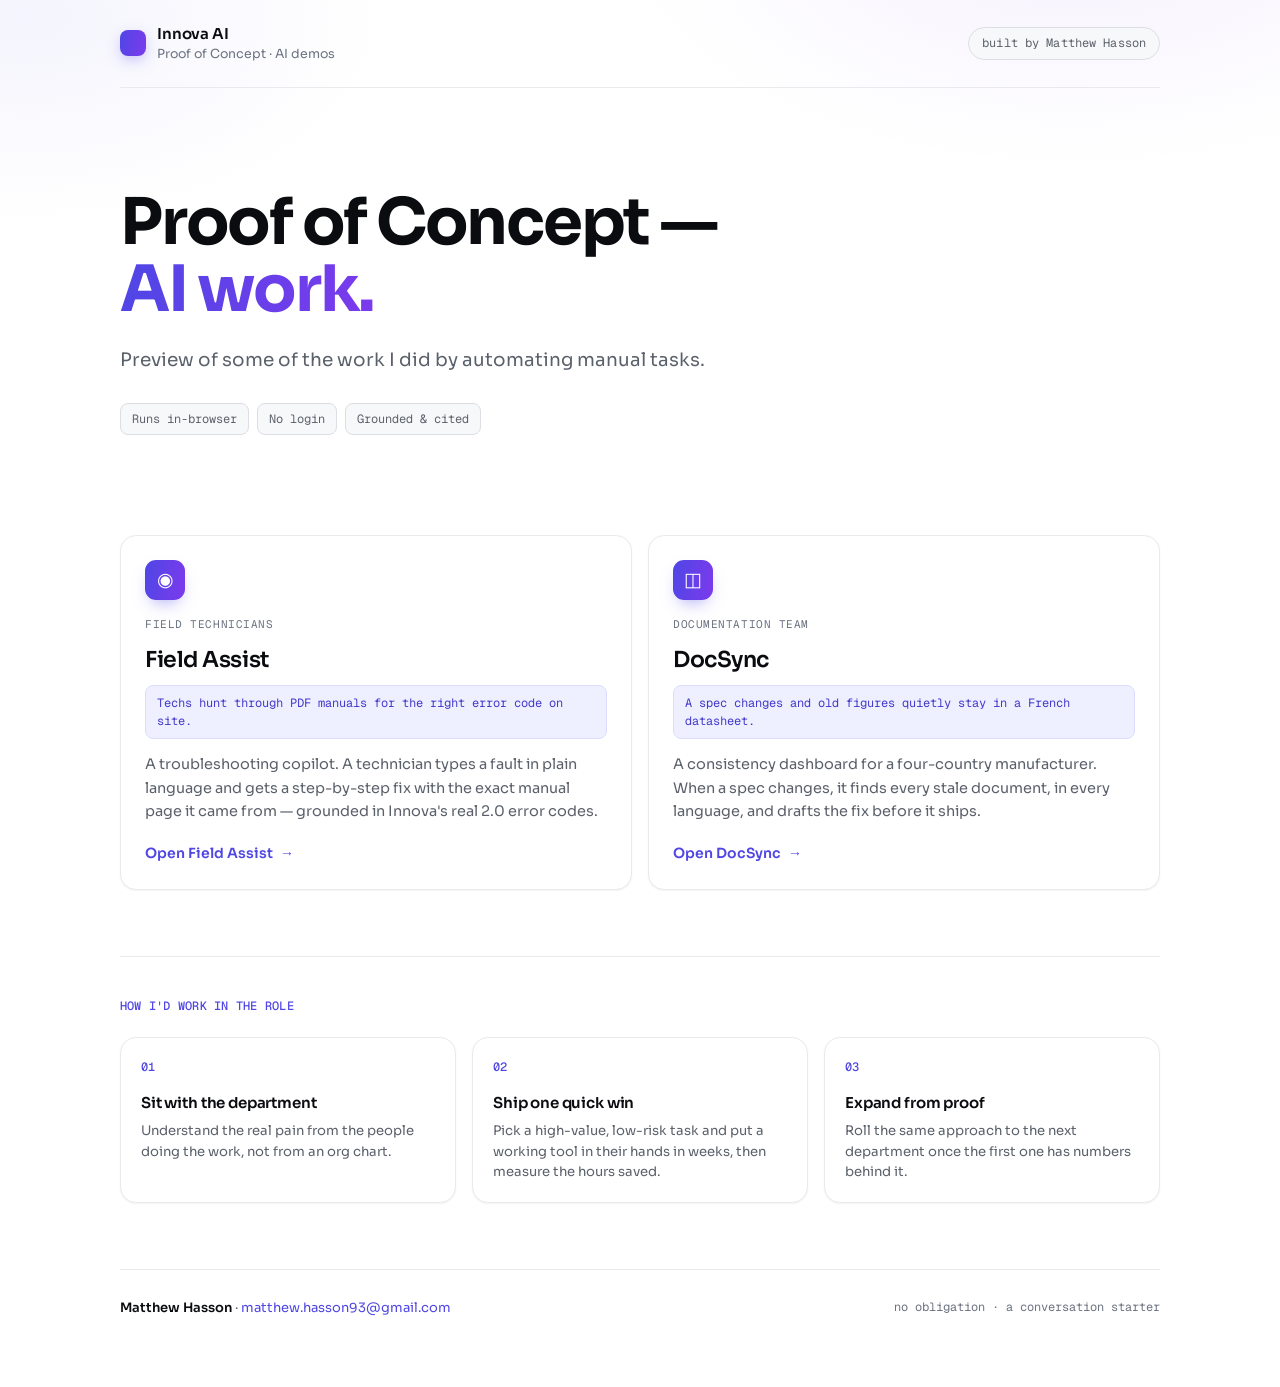
<file: index.html>
<!doctype html>
<html lang="en">
<head>
<meta charset="utf-8">
<meta name="viewport" content="width=device-width,initial-scale=1">
<title>Innova AI - two working AI tools by Matthew Hasson</title>
<meta name="description" content="Two working AI tools built for Innova: a technician troubleshooting copilot and a documentation consistency dashboard.">
<link rel="stylesheet" href="assets/base.css">
<style>
.hero{padding:clamp(52px,8vw,104px) 0 clamp(40px,5vw,60px)}
.hero h1{margin:0;font-weight:700;font-size:clamp(38px,6.2vw,64px);line-height:1.04;letter-spacing:-.035em;max-width:16ch;color:var(--ink)}
.hero h1 span{background:var(--grad);-webkit-background-clip:text;background-clip:text;color:transparent;white-space:nowrap}
.hero .sub{margin:22px 0 0;font-size:clamp(16px,1.6vw,18.5px);line-height:1.6;color:var(--ink-mut);max-width:56ch}
.chips{display:flex;gap:8px;flex-wrap:wrap;margin-top:28px}
.chip{font-family:var(--mono);font-size:12px;color:var(--ink-mut);border:1px solid var(--line-strong);border-radius:8px;padding:6px 11px;background:var(--soft)}

.tools{display:grid;grid-template-columns:1fr;gap:16px;margin-top:clamp(28px,4vw,40px)}
@media(min-width:760px){.tools{grid-template-columns:1fr 1fr}}
.tool{position:relative;border:1px solid var(--line);border-radius:var(--r-lg);padding:24px;background:var(--bg);
  box-shadow:var(--sh-sm);transition:transform .2s,border-color .2s,box-shadow .2s;display:flex;flex-direction:column;color:inherit;overflow:hidden}
.tool:hover{transform:translateY(-4px);border-color:var(--line-strong);box-shadow:var(--sh-lift)}
.tool .ic{width:40px;height:40px;border-radius:11px;display:grid;place-items:center;margin-bottom:16px;color:#fff;
  font-size:19px;background:var(--grad);box-shadow:0 8px 18px -8px rgba(79,70,229,.6)}
.tool .kind{font-family:var(--mono);font-size:11px;letter-spacing:.05em;text-transform:uppercase;color:var(--ink-faint);margin-bottom:10px}
.tool h2{margin:0 0 8px;font-size:22px;font-weight:600;letter-spacing:-.02em;color:var(--ink)}
.tool .prob{font-family:var(--mono);font-size:12px;line-height:1.5;color:var(--acc-deep);background:var(--acc-soft);
  border:1px solid var(--acc-line);border-radius:8px;padding:8px 11px;margin:0 0 14px}
.tool p{margin:0 0 20px;font-size:14.5px;line-height:1.6;color:var(--ink-mut);flex:1}
.tool .go{font-size:14px;font-weight:600;color:var(--acc);display:inline-flex;align-items:center;gap:7px;align-self:flex-start}
.tool .go span{transition:transform .2s}
.tool:hover .go span{transform:translateX(5px)}

.how{margin-top:clamp(40px,6vw,66px);border-top:1px solid var(--line);padding-top:clamp(30px,4vw,40px)}
.steps3{display:grid;grid-template-columns:1fr;gap:16px;margin-top:22px}
@media(min-width:680px){.steps3{grid-template-columns:repeat(3,1fr)}}
.s3{border:1px solid var(--line);border-radius:var(--r-lg);padding:20px;background:var(--bg);box-shadow:var(--sh-sm)}
.s3 .n{font-family:var(--mono);font-weight:500;font-size:12px;color:var(--acc);letter-spacing:.02em;margin-bottom:14px}
.s3 h3{margin:0 0 7px;font-size:15px;color:var(--ink);font-weight:600;letter-spacing:-.01em}
.s3 p{margin:0;font-size:13.2px;color:var(--ink-mut);line-height:1.55}
</style>
</head>
<body>
<div class="page">

  <header class="frame">
    <a class="brand" href="index.html">
      <span class="mark" aria-hidden="true"></span>
      <div>
        <div class="brand-name">Innova <span>AI</span></div>
        <div class="brand-sub">Proof of Concept &middot; AI demos</div>
      </div>
    </a>
    <span class="frame-note">built by Matthew Hasson</span>
  </header>

  <main>
    <section class="hero">
      <h1>Proof of Concept &mdash; <span>AI work.</span></h1>
      <p class="sub">Preview of some of the work I did by automating manual tasks.</p>
      <div class="chips"><span class="chip">Runs in-browser</span><span class="chip">No login</span><span class="chip">Grounded &amp; cited</span></div>
    </section>

    <section class="tools">
      <a class="tool" href="field-assist/index.html">
        <div class="ic" aria-hidden="true">&#9673;</div>
        <div class="kind">Field technicians</div>
        <h2>Field Assist</h2>
        <p class="prob">Techs hunt through PDF manuals for the right error code on site.</p>
        <p>A troubleshooting copilot. A technician types a fault in plain language and gets a step-by-step fix with the exact manual page it came from &mdash; grounded in Innova's real 2.0 error codes.</p>
        <span class="go">Open Field Assist <span>&rarr;</span></span>
      </a>

      <a class="tool" href="docsync/index.html">
        <div class="ic" aria-hidden="true">&#9707;</div>
        <div class="kind">Documentation team</div>
        <h2>DocSync</h2>
        <p class="prob">A spec changes and old figures quietly stay in a French datasheet.</p>
        <p>A consistency dashboard for a four-country manufacturer. When a spec changes, it finds every stale document, in every language, and drafts the fix before it ships.</p>
        <span class="go">Open DocSync <span>&rarr;</span></span>
      </a>
    </section>

    <section class="how">
      <div class="eyebrow">How I'd work in the role</div>
      <div class="steps3">
        <div class="s3"><div class="n">01</div><h3>Sit with the department</h3><p>Understand the real pain from the people doing the work, not from an org chart.</p></div>
        <div class="s3"><div class="n">02</div><h3>Ship one quick win</h3><p>Pick a high-value, low-risk task and put a working tool in their hands in weeks, then measure the hours saved.</p></div>
        <div class="s3"><div class="n">03</div><h3>Expand from proof</h3><p>Roll the same approach to the next department once the first one has numbers behind it.</p></div>
      </div>
    </section>

    <footer class="foot">
      <span><b>Matthew Hasson</b> &middot; <a href="mailto:matthew.hasson93@gmail.com">matthew.hasson93@gmail.com</a></span>
      <span class="mono">no obligation &middot; a conversation starter</span>
    </footer>
  </main>
</div>
</body>
</html>
</file>
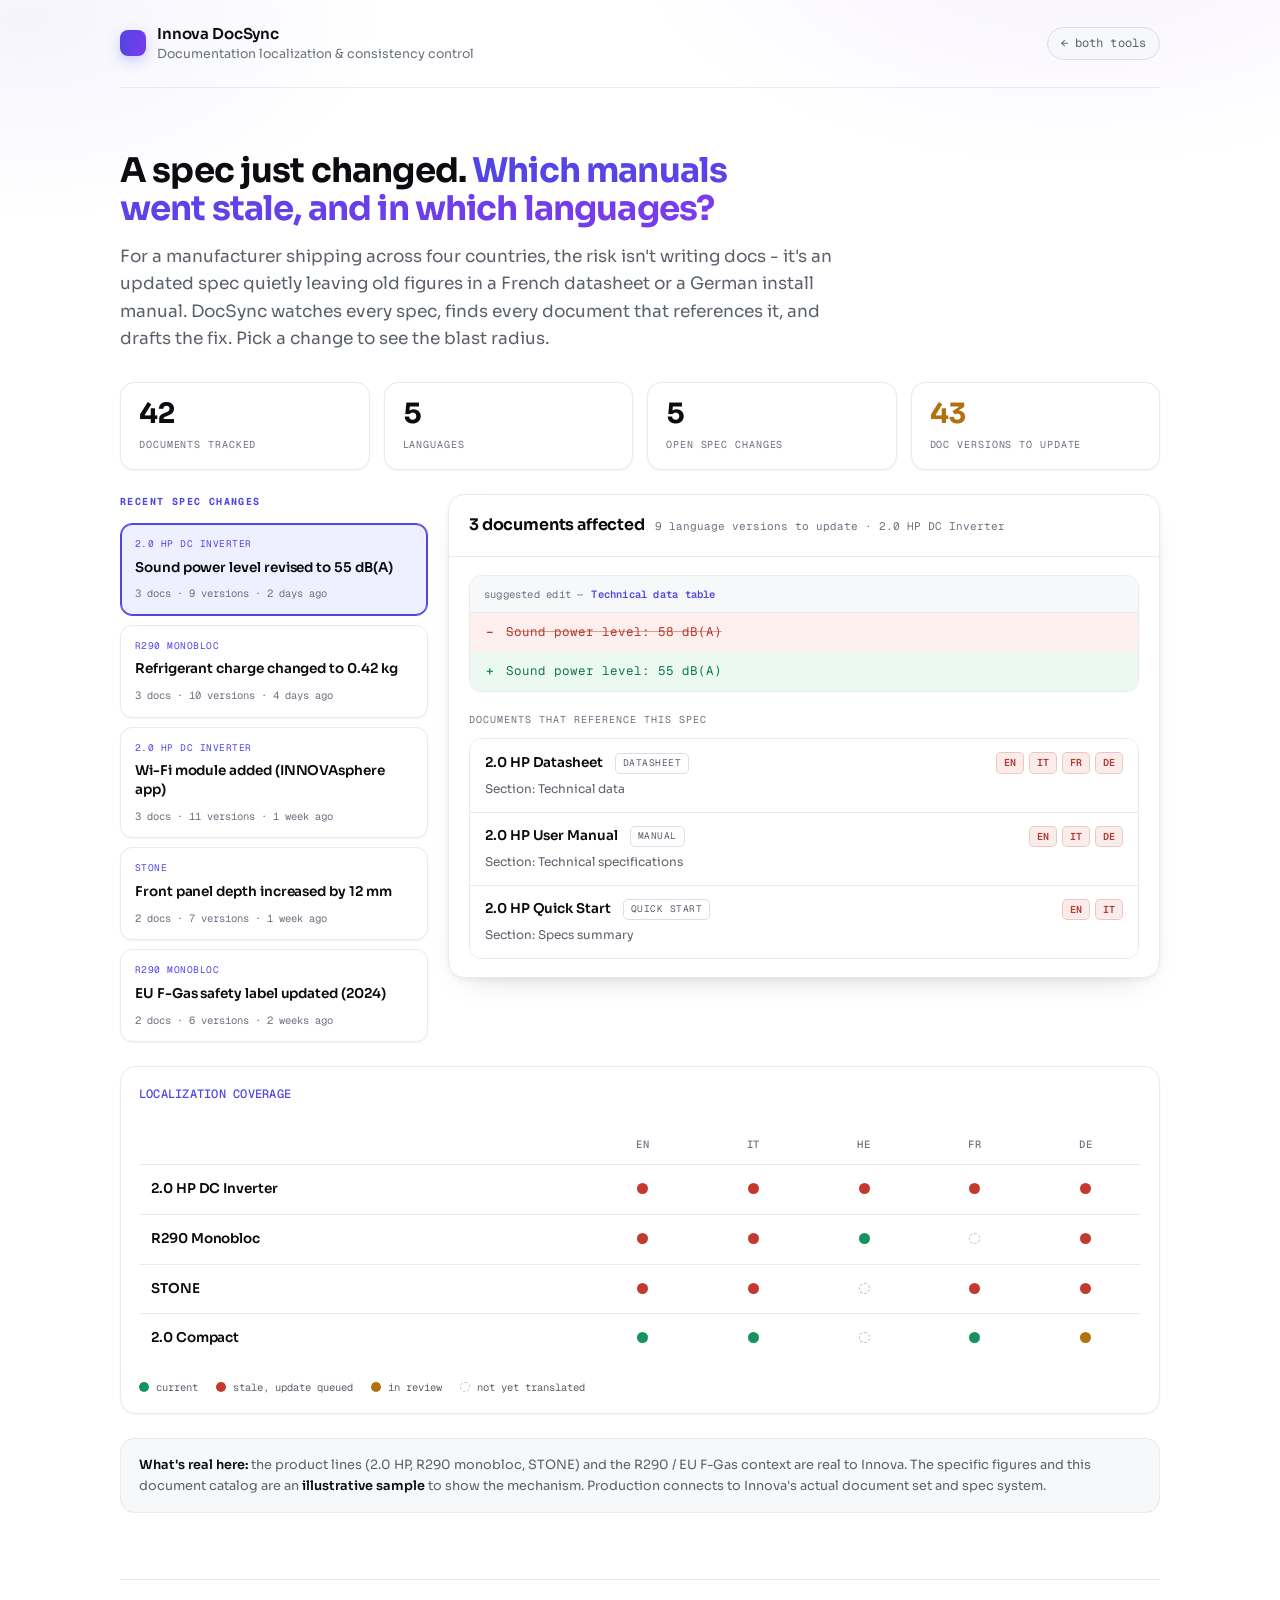
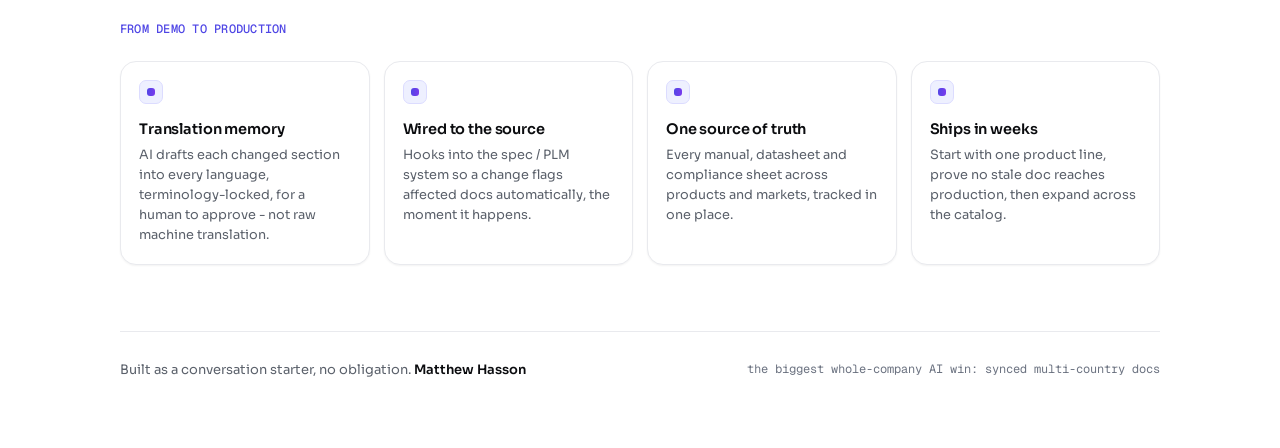
<file: docsync/index.html>
<!doctype html>
<html lang="en">
<head>
<meta charset="utf-8">
<meta name="viewport" content="width=device-width,initial-scale=1">
<title>Innova DocSync - documentation consistency control</title>
<meta name="description" content="When a spec changes, DocSync shows which manuals and datasheets just went stale, in every language, and drafts the fix.">
<link rel="stylesheet" href="../assets/base.css">
<style>
/* KPI row */
.kpis{display:grid;grid-template-columns:repeat(4,1fr);gap:14px;margin:30px 0 24px}
@media(max-width:720px){.kpis{grid-template-columns:repeat(2,1fr)}}
.kpi{border:1px solid var(--line);border-radius:14px;padding:17px 18px;background:var(--surface);box-shadow:var(--shadow-sm)}
.kpi .v{font-size:28px;font-weight:700;color:var(--ink);font-variant-numeric:tabular-nums;line-height:1;letter-spacing:-.02em}
.kpi .k{font-family:var(--mono);font-size:10px;letter-spacing:.09em;text-transform:uppercase;color:var(--ink-faint);margin-top:9px}
.kpi.alert .v{color:var(--amber)}

/* main split */
.work{display:grid;grid-template-columns:308px minmax(0,1fr);gap:20px;align-items:start}
@media(max-width:820px){.work{grid-template-columns:1fr}}

.rail h2{font-family:var(--mono);font-size:10px;letter-spacing:.14em;text-transform:uppercase;color:var(--cyan);margin:0 0 13px}
.changes{display:flex;flex-direction:column;gap:9px}
.change{width:100%;text-align:left;border:1px solid var(--line);background:var(--surface);
  border-radius:12px;padding:13px 14px;cursor:pointer;transition:.15s;color:inherit;display:block;box-shadow:var(--shadow-sm)}
.change:hover{border-color:var(--line-strong);box-shadow:var(--shadow)}
.change.on{border-color:var(--cyan);background:var(--cyan-soft);box-shadow:0 0 0 1px var(--cyan) inset}
.change .tag{font-family:var(--mono);font-size:9.5px;letter-spacing:.05em;color:var(--cyan);text-transform:uppercase;margin-bottom:7px}
.change .ct{font-size:13.5px;font-weight:600;color:var(--ink);line-height:1.4;letter-spacing:-.005em}
.change .cn{font-family:var(--mono);font-size:10.5px;color:var(--ink-faint);margin-top:8px}

/* impact panel */
.impact{border:1px solid var(--line);border-radius:16px;background:var(--surface);overflow:hidden;box-shadow:var(--shadow)}
.impact-hd{padding:18px 20px;border-bottom:1px solid var(--line);display:flex;align-items:baseline;gap:10px;flex-wrap:wrap}
.impact-hd .big{font-size:16px;font-weight:660;color:var(--ink);letter-spacing:-.01em}
.impact-hd .sub{font-family:var(--mono);font-size:11px;color:var(--ink-faint)}
.impact-bd{padding:18px 20px}

.patch{border:1px solid var(--line);border-radius:12px;overflow:hidden;margin-bottom:20px;background:var(--surface)}
.patch .ph{display:flex;align-items:center;gap:8px;padding:10px 14px;border-bottom:1px solid var(--line);
  background:var(--surface-2);font-family:var(--mono);font-size:10.5px;letter-spacing:.02em;color:var(--ink-faint)}
.patch .ph b{color:var(--cyan-deep);font-weight:600}
.patch .prow{padding:10px 14px;font-family:var(--mono);font-size:12.5px;line-height:1.5;display:flex;gap:10px}
.patch .prow .gutter{flex:none;width:12px;text-align:center;color:var(--ink-faint);font-weight:600}
.patch .del{background:#fdefed}
.patch .del .t{color:#b23a2f;text-decoration:line-through;text-decoration-color:rgba(195,68,56,.5)}
.patch .del .gutter{color:var(--red)}
.patch .add{background:#ecf8f2}
.patch .add .t{color:#12764f}
.patch .add .gutter{color:var(--green)}

.affead{font-family:var(--mono);font-size:10px;letter-spacing:.1em;text-transform:uppercase;color:var(--ink-faint);margin:0 0 11px}
.docs{display:flex;flex-direction:column;border:1px solid var(--line);border-radius:12px;overflow:hidden}
.doc{padding:13px 15px;background:var(--surface);display:flex;flex-wrap:wrap;gap:6px 12px;align-items:center;border-top:1px solid var(--line)}
.doc:first-child{border-top:none}
.doc:hover{background:var(--surface-2)}
.doc .dt{font-size:13.5px;font-weight:600;color:var(--ink);letter-spacing:-.005em}
.doc .type{font-family:var(--mono);font-size:9.5px;text-transform:uppercase;letter-spacing:.05em;color:var(--ink-mut);
  border:1px solid var(--line-strong);border-radius:5px;padding:2px 7px}
.doc .sec{font-size:12px;color:var(--ink-mut);flex-basis:100%}
.doc .langs{display:flex;gap:5px;flex-wrap:wrap;margin-left:auto}
.lang{font-family:var(--mono);font-size:10px;font-weight:600;padding:2px 7px;border-radius:5px;
  background:rgba(195,68,56,.1);color:#b23a2f;border:1px solid rgba(195,68,56,.22)}

/* coverage matrix */
.matrix-wrap{margin-top:24px}
.matrix-scroll{overflow-x:auto}
table.matrix{border-collapse:collapse;width:100%;min-width:460px;margin-top:6px}
table.matrix th,table.matrix td{padding:12px 12px;text-align:center;border-bottom:1px solid var(--line)}
table.matrix tbody tr:last-child td,table.matrix tbody tr:last-child th{border-bottom:none}
table.matrix thead th{font-family:var(--mono);font-size:10.5px;letter-spacing:.06em;color:var(--ink-faint);font-weight:500;text-transform:uppercase}
table.matrix tbody th{text-align:left;font-size:13.5px;font-weight:600;color:var(--ink);white-space:nowrap;letter-spacing:-.005em}
.cell{display:inline-flex;align-items:center;justify-content:center;width:13px;height:13px;border-radius:50%;position:relative}
.cell::after{content:"";width:11px;height:11px;border-radius:50%}
.cell.current::after{background:var(--green)}
.cell.stale::after{background:var(--red)}
.cell.review::after{background:var(--amber-bright)}
.cell.missing::after{background:transparent;border:1.5px dashed #b7c2c9}
.legend{display:flex;gap:18px;flex-wrap:wrap;margin-top:16px;font-family:var(--mono);font-size:10.5px;color:var(--ink-mut)}
.legend span{display:inline-flex;align-items:center;gap:7px}
.legend i{width:10px;height:10px;border-radius:50%;display:inline-block}
.legend i.current{background:var(--green)}.legend i.stale{background:var(--red)}
.legend i.review{background:var(--amber-bright)}.legend i.missing{border:1.5px dashed #b7c2c9}

.note{margin-top:24px;border:1px solid var(--line);border-radius:14px;padding:16px 18px;background:var(--surface-2)}
.note p{margin:0;font-size:12.8px;color:var(--ink-mut);line-height:1.6}
.note b{color:var(--ink);font-weight:600}
</style>
</head>
<body>
<div class="page">

  <header class="frame">
    <a class="brand" href="../index.html">
      <span class="mark" aria-hidden="true"></span>
      <div>
        <div class="brand-name">Innova <span>DocSync</span></div>
        <div class="brand-sub">Documentation localization &amp; consistency control</div>
      </div>
    </a>
    <a class="frame-note" href="../index.html">&larr; both tools</a>
  </header>

  <main>
    <section class="lede">
      <h1 class="lede-h">A spec just changed. <em>Which manuals went stale, and in which languages?</em></h1>
      <p>For a manufacturer shipping across four countries, the risk isn't writing docs - it's an updated spec quietly leaving old figures in a French datasheet or a German install manual. DocSync watches every spec, finds every document that references it, and drafts the fix. Pick a change to see the blast radius.</p>
    </section>

    <div class="kpis" id="kpis"></div>

    <div class="work">
      <div class="rail">
        <h2>Recent spec changes</h2>
        <div class="changes" id="changes"></div>
      </div>
      <div class="impact" id="impact"></div>
    </div>

    <div class="matrix-wrap">
      <div class="card">
        <div class="eyebrow">Localization coverage</div>
        <div class="matrix-scroll">
          <table class="matrix" id="matrix"></table>
        </div>
        <div class="legend">
          <span><i class="current"></i> current</span>
          <span><i class="stale"></i> stale, update queued</span>
          <span><i class="review"></i> in review</span>
          <span><i class="missing"></i> not yet translated</span>
        </div>
      </div>
    </div>

    <div class="note">
      <p><b>What's real here:</b> the product lines (2.0 HP, R290 monobloc, STONE) and the R290 / EU F-Gas context are real to Innova. The specific figures and this document catalog are an <b>illustrative sample</b> to show the mechanism. Production connects to Innova's actual document set and spec system.</p>
    </div>

    <section class="prod">
      <h2 class="eyebrow">From demo to production</h2>
      <div class="grid4">
        <div class="pcard"><div class="n" aria-hidden="true"></div><h3>Translation memory</h3><p>AI drafts each changed section into every language, terminology-locked, for a human to approve - not raw machine translation.</p></div>
        <div class="pcard"><div class="n" aria-hidden="true"></div><h3>Wired to the source</h3><p>Hooks into the spec / PLM system so a change flags affected docs automatically, the moment it happens.</p></div>
        <div class="pcard"><div class="n" aria-hidden="true"></div><h3>One source of truth</h3><p>Every manual, datasheet and compliance sheet across products and markets, tracked in one place.</p></div>
        <div class="pcard"><div class="n" aria-hidden="true"></div><h3>Ships in weeks</h3><p>Start with one product line, prove no stale doc reaches production, then expand across the catalog.</p></div>
      </div>
    </section>

    <footer class="foot">
      <span>Built as a conversation starter, no obligation. <b>Matthew Hasson</b></span>
      <span class="mono">the biggest whole-company AI win: synced multi-country docs</span>
    </footer>
  </main>
</div>

<script>
(function(){
  "use strict";
  var PRODUCTS=["2.0 HP DC Inverter","R290 Monobloc","STONE","2.0 Compact"];
  var LANGS=["EN","IT","HE","FR","DE"];

  var CHANGES=[
    {id:"snd", product:"2.0 HP DC Inverter", title:"Sound power level revised to 55 dB(A)", when:"2 days ago",
     patch:{where:"Technical data table", del:"Sound power level: 58 dB(A)", add:"Sound power level: 55 dB(A)"},
     affected:[
       {doc:"2.0 HP Datasheet", type:"datasheet", section:"Technical data", langs:["EN","IT","FR","DE"]},
       {doc:"2.0 HP User Manual", type:"manual", section:"Technical specifications", langs:["EN","IT","DE"]},
       {doc:"2.0 HP Quick Start", type:"quick start", section:"Specs summary", langs:["EN","IT"]}
     ]},
    {id:"r290", product:"R290 Monobloc", title:"Refrigerant charge changed to 0.42 kg", when:"4 days ago",
     patch:{where:"Safety / refrigerant charge", del:"Refrigerant (R290) charge: 0.38 kg", add:"Refrigerant (R290) charge: 0.42 kg"},
     affected:[
       {doc:"R290 Installation & Maintenance Manual", type:"manual", section:"Safety - refrigerant charge", langs:["EN","IT","FR","DE"]},
       {doc:"R290 Compliance Sheet (EU F-Gas)", type:"compliance", section:"Charge declaration", langs:["EN","IT","DE"]},
       {doc:"R290 Datasheet", type:"datasheet", section:"Technical data", langs:["EN","IT","FR"]}
     ]},
    {id:"wifi", product:"2.0 HP DC Inverter", title:"Wi-Fi module added (INNOVAsphere app)", when:"1 week ago",
     patch:{where:"New section: Connectivity", del:"(no connectivity section)", add:"Connectivity: pair the unit with the INNOVAsphere app over 2.4 GHz Wi-Fi."},
     affected:[
       {doc:"2.0 HP User Manual", type:"manual", section:"Connectivity (new)", langs:["EN","IT","HE","FR","DE"]},
       {doc:"2.0 HP Quick Start", type:"quick start", section:"App pairing (new)", langs:["EN","IT"]},
       {doc:"2.0 HP Datasheet", type:"datasheet", section:"Features", langs:["EN","IT","FR","DE"]}
     ]},
    {id:"stone", product:"STONE", title:"Front panel depth increased by 12 mm", when:"1 week ago",
     patch:{where:"Mounting & clearances", del:"Minimum rear clearance: 30 mm", add:"Minimum rear clearance: 42 mm"},
     affected:[
       {doc:"STONE Installation Manual", type:"manual", section:"Mounting & clearances", langs:["EN","IT","DE"]},
       {doc:"STONE Datasheet", type:"datasheet", section:"Dimensions", langs:["EN","IT","FR","DE"]}
     ]},
    {id:"fgas", product:"R290 Monobloc", title:"EU F-Gas safety label updated (2024)", when:"2 weeks ago",
     patch:{where:"Labeling", del:"Label per EU F-Gas 517/2014", add:"Label per EU F-Gas 2024/573"},
     affected:[
       {doc:"R290 Compliance Sheet (EU F-Gas)", type:"compliance", section:"Labeling", langs:["EN","IT","FR","DE"]},
       {doc:"R290 Installation & Maintenance Manual", type:"manual", section:"Warnings & labels", langs:["EN","IT"]}
     ]}
  ];

  // cells with no translation yet (illustrative)
  var MISSING={"STONE|HE":1,"2.0 Compact|HE":1,"R290 Monobloc|FR":1};
  var REVIEW={"2.0 Compact|DE":1};

  function el(t,c,x){var e=document.createElement(t);if(c)e.className=c;if(x!=null)e.textContent=x;return e;}

  // ---- derive stale set from the change data ----
  var stale={};
  CHANGES.forEach(function(c){c.affected.forEach(function(a){a.langs.forEach(function(l){stale[c.product+"|"+l]=1;});});});

  // ---- KPIs ----
  var tasks=0; CHANGES.forEach(function(c){c.affected.forEach(function(a){tasks+=a.langs.length;});});
  var cells=PRODUCTS.length*LANGS.length, cur=0;
  PRODUCTS.forEach(function(p){LANGS.forEach(function(l){var k=p+"|"+l;
    if(!MISSING[k]&&!REVIEW[k]&&!stale[k])cur++;});});
  var pct=Math.round(cur/cells*100);
  var KPI=[
    {v:"42", k:"documents tracked"},
    {v:"5", k:"languages"},
    {v:String(CHANGES.length), k:"open spec changes"},
    {v:String(tasks), k:"doc versions to update", alert:true}
  ];
  var kb=document.getElementById("kpis");
  KPI.forEach(function(o){var d=el("div","kpi"+(o.alert?" alert":""));d.appendChild(el("div","v",o.v));d.appendChild(el("div","k",o.k));kb.appendChild(d);});

  // ---- impact panel ----
  var impact=document.getElementById("impact");
  function renderImpact(c){
    impact.textContent="";
    var docs=c.affected.length, ver=0; c.affected.forEach(function(a){ver+=a.langs.length;});
    var hd=el("div","impact-hd");
    hd.appendChild(el("span","big",docs+" documents affected"));
    hd.appendChild(el("span","sub",ver+" language versions to update · "+c.product));
    impact.appendChild(hd);

    var bd=el("div","impact-bd");

    var patch=el("div","patch");
    var ph=el("div","ph");ph.appendChild(document.createTextNode("suggested edit — "));
    var phb=el("b",null,c.patch.where);ph.appendChild(phb);patch.appendChild(ph);
    var del=el("div","prow del");del.appendChild(el("span","gutter","−"));del.appendChild(el("span","t",c.patch.del));patch.appendChild(del);
    var add=el("div","prow add");add.appendChild(el("span","gutter","+"));add.appendChild(el("span","t",c.patch.add));patch.appendChild(add);
    bd.appendChild(patch);

    bd.appendChild(el("div","affead","Documents that reference this spec"));
    var list=el("div","docs");
    c.affected.forEach(function(a){
      var row=el("div","doc");
      row.appendChild(el("span","dt",a.doc));
      row.appendChild(el("span","type",a.type));
      var langs=el("span","langs");
      a.langs.forEach(function(l){langs.appendChild(el("span","lang",l));});
      row.appendChild(langs);
      row.appendChild(el("span","sec","Section: "+a.section));
      list.appendChild(row);
    });
    bd.appendChild(list);
    impact.appendChild(bd);
  }

  // ---- change list ----
  var cl=document.getElementById("changes");
  CHANGES.forEach(function(c,i){
    var b=el("button","change"+(i===0?" on":""));b.type="button";
    b.appendChild(el("div","tag",c.product));
    b.appendChild(el("div","ct",c.title));
    var n=0;c.affected.forEach(function(a){n+=a.langs.length;});
    b.appendChild(el("div","cn",c.affected.length+" docs · "+n+" versions · "+c.when));
    b.addEventListener("click",function(){
      Array.prototype.forEach.call(cl.children,function(x){x.classList.remove("on");});
      b.classList.add("on");renderImpact(c);
    });
    cl.appendChild(b);
  });
  renderImpact(CHANGES[0]);

  // ---- matrix ----
  var table=document.getElementById("matrix");
  var thead=el("thead"),htr=el("tr");htr.appendChild(el("th",null,""));
  LANGS.forEach(function(l){htr.appendChild(el("th",null,l));});
  thead.appendChild(htr);table.appendChild(thead);
  var tbody=el("tbody");
  PRODUCTS.forEach(function(p){
    var tr=el("tr");tr.appendChild(el("th",null,p));
    LANGS.forEach(function(l){
      var k=p+"|"+l, cls="current";
      if(MISSING[k])cls="missing";else if(REVIEW[k])cls="review";else if(stale[k])cls="stale";
      var td=el("td");var c=el("span","cell "+cls);
      c.title=p+" · "+l+" · "+cls;
      td.appendChild(c);tr.appendChild(td);
    });
    tbody.appendChild(tr);
  });
  table.appendChild(tbody);
})();
</script>
</body>
</html>
</file>
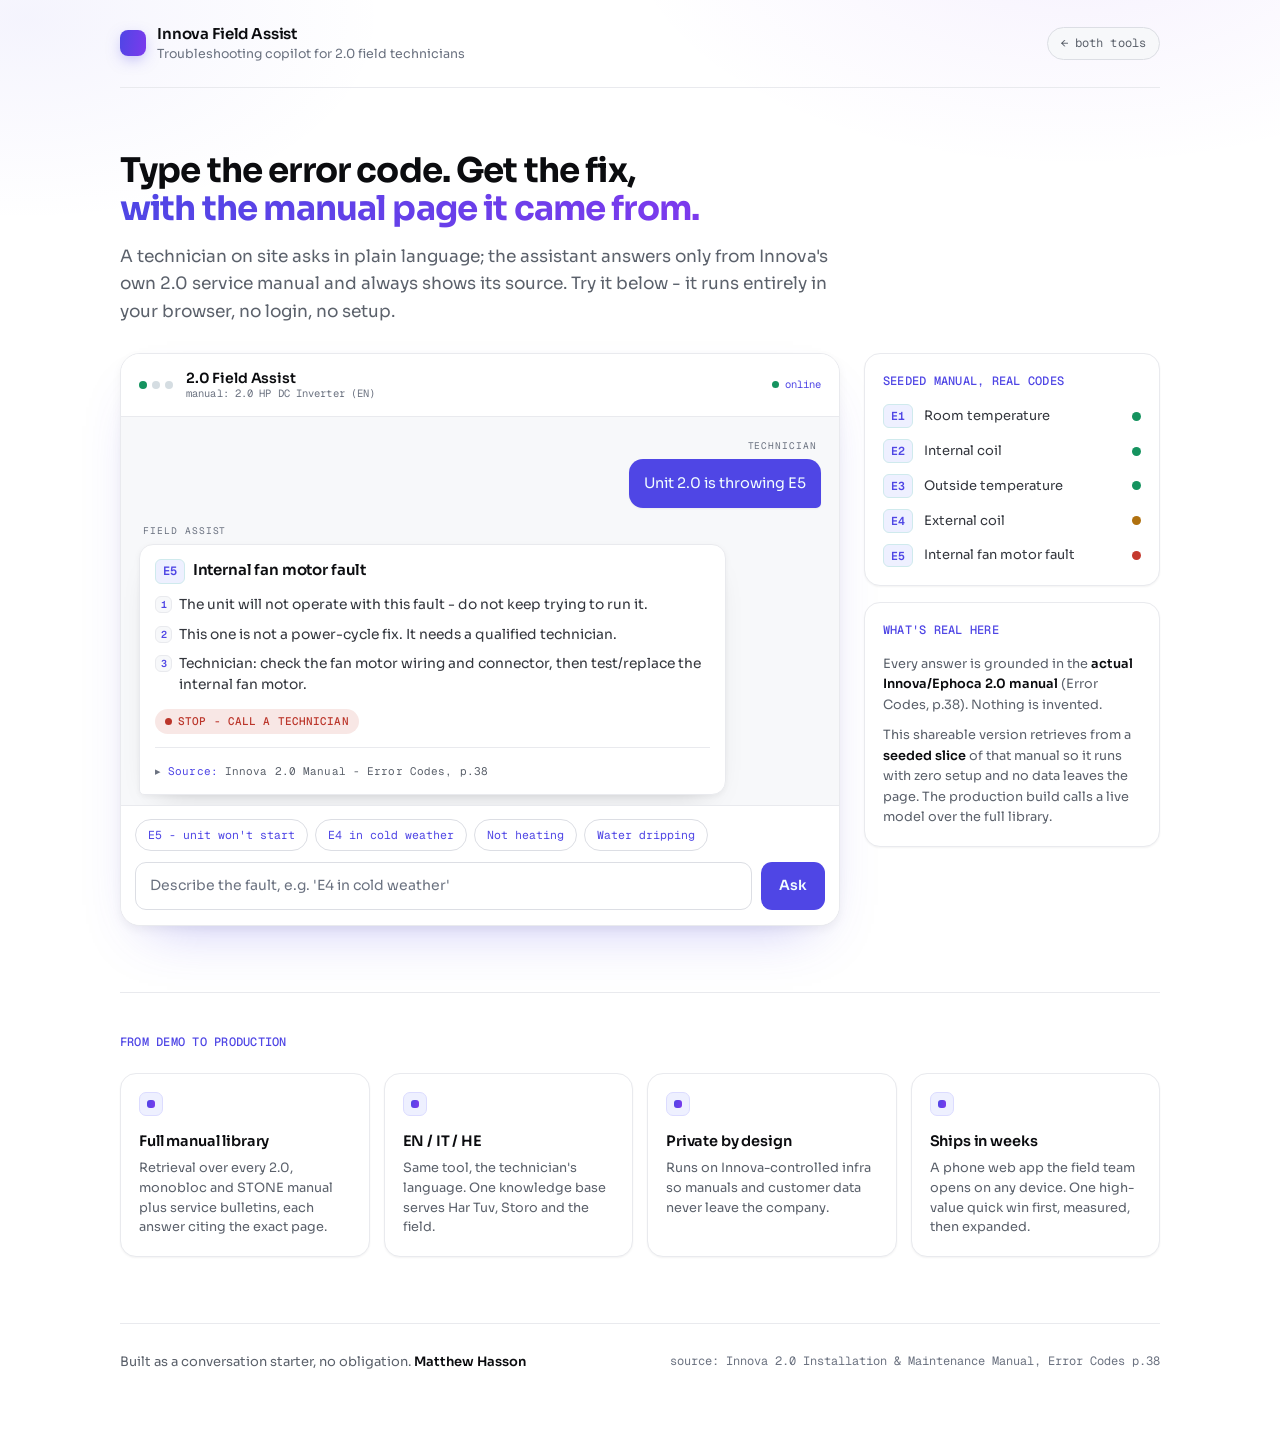
<file: field-assist/index.html>
<!doctype html>
<html lang="en">
<head>
<meta charset="utf-8">
<meta name="viewport" content="width=device-width,initial-scale=1">
<title>Innova Field Assist - AI troubleshooting copilot</title>
<meta name="description" content="An AI troubleshooting copilot for Innova 2.0 field technicians, grounded in the real service manual.">
<link rel="stylesheet" href="../assets/base.css">
<style>
.demo{display:grid;grid-template-columns:minmax(0,1fr) 296px;gap:24px;align-items:start}
@media(max-width:820px){.demo{grid-template-columns:1fr}}
.device{background:var(--surface);border-radius:20px;overflow:hidden;color:var(--ink);
  border:1px solid var(--line);box-shadow:var(--shadow-lift);
  display:flex;flex-direction:column;min-height:560px;max-height:74vh}
.device-top{background:var(--surface);border-bottom:1px solid var(--line);
  padding:15px 18px;display:flex;align-items:center;gap:11px}
.sig{display:flex;gap:5px;align-items:center}
.sig i{width:8px;height:8px;border-radius:50%;background:#d5dde2;display:block}
.sig i:nth-child(1){background:var(--green)}
.device-head{display:flex;flex-direction:column;line-height:1.3;margin-left:2px}
.device-title{font-weight:600;font-size:14px;color:var(--ink);letter-spacing:-.01em}
.device-sub{font-family:var(--mono);font-size:10.5px;color:var(--ink-faint);letter-spacing:.01em}
.live{margin-left:auto;font-family:var(--mono);font-size:10.5px;color:var(--cyan-deep);
  display:flex;align-items:center;gap:6px}
.live b{width:7px;height:7px;border-radius:50%;background:var(--green);display:inline-block;
  box-shadow:0 0 0 0 rgba(31,149,100,.45);animation:pulse 2.6s infinite}
@keyframes pulse{0%{box-shadow:0 0 0 0 rgba(31,149,100,.4)}70%{box-shadow:0 0 0 7px rgba(31,149,100,0)}100%{box-shadow:0 0 0 0 rgba(31,149,100,0)}}
.thread{flex:1;overflow-y:auto;padding:22px 18px 10px;display:flex;flex-direction:column;gap:16px;background:var(--surface-2)}
.msg{display:flex;flex-direction:column;max-width:86%;animation:rise .32s ease both}
@keyframes rise{from{opacity:0;transform:translateY(7px)}to{opacity:1;transform:none}}
.msg.user{align-self:flex-end;align-items:flex-end}
.who{font-family:var(--mono);font-size:9.5px;letter-spacing:.1em;text-transform:uppercase;color:var(--ink-faint);margin:0 4px 6px}
.bubble{border-radius:14px;padding:13px 15px;font-size:14.5px;line-height:1.55}
.msg.user .bubble{background:var(--cyan-deep);color:#f2feff;border-bottom-right-radius:5px;box-shadow:var(--shadow-sm)}
.msg.bot .bubble{background:var(--surface);border:1px solid var(--line);border-bottom-left-radius:5px;box-shadow:var(--shadow)}
.b-title{font-weight:600;font-size:15px;color:var(--ink);letter-spacing:-.01em;display:flex;align-items:baseline;gap:8px;flex-wrap:wrap}
.b-code{font-family:var(--mono);font-size:12px;font-weight:600;padding:2px 7px;border-radius:6px;background:var(--cyan-soft);color:var(--cyan-deep);border:1px solid #cfeaed}
.steps{margin:11px 0 0;padding:0;list-style:none;display:flex;flex-direction:column;gap:9px;counter-reset:s}
.steps li{position:relative;padding-left:24px;font-size:13.8px;color:var(--ink-soft);line-height:1.5}
.steps li::before{content:counter(s);counter-increment:s;position:absolute;left:0;top:1px;
  font-family:var(--mono);font-size:10px;font-weight:600;width:17px;height:17px;border-radius:6px;
  display:grid;place-items:center;background:var(--surface-2);color:var(--cyan-deep);border:1px solid var(--line)}
.bubble .pill{margin-top:13px;align-self:flex-start}
details.cite{margin-top:13px;border-top:1px solid var(--line);padding-top:11px}
details.cite summary{list-style:none;cursor:pointer;display:inline-flex;align-items:center;gap:7px;
  font-family:var(--mono);font-size:11px;color:var(--cyan-deep);letter-spacing:.01em;user-select:none}
details.cite summary::-webkit-details-marker{display:none}
details.cite summary .doc{color:var(--ink-mut)}
details.cite summary::before{content:"\25B8";display:inline-block;transition:transform .18s;color:var(--ink-faint)}
details.cite[open] summary::before{transform:rotate(90deg)}
.quote{margin:10px 0 0;font-size:12.8px;color:var(--ink-mut);background:var(--surface-2);border-left:2px solid var(--cyan-bright);border-radius:0 8px 8px 0;padding:10px 13px;font-style:italic}
.typing{display:flex;gap:4px;padding:14px 16px;background:var(--surface);border:1px solid var(--line);border-radius:14px;border-bottom-left-radius:5px;width:max-content;box-shadow:var(--shadow)}
.typing i{width:6px;height:6px;border-radius:50%;background:#bdc8cf;animation:blink 1.2s infinite}
.typing i:nth-child(2){animation-delay:.18s}.typing i:nth-child(3){animation-delay:.36s}
@keyframes blink{0%,60%,100%{opacity:.3}30%{opacity:1}}
.composer{border-top:1px solid var(--line);background:var(--surface);padding:13px 14px 15px}
.suggest{display:flex;gap:7px;flex-wrap:wrap;margin-bottom:11px}
.chip{font-family:var(--mono);font-size:11.5px;border:1px solid var(--line-strong);background:var(--surface);color:var(--cyan-deep);border-radius:999px;padding:6px 12px;cursor:pointer;transition:.15s}
.chip:hover{border-color:var(--cyan);background:var(--cyan-soft)}
form{display:flex;gap:9px}
#input{flex:1;border:1px solid var(--line-strong);background:var(--surface);border-radius:11px;padding:12px 14px;font-size:14px;color:var(--ink)}
#input::placeholder{color:var(--ink-faint)}
#input:focus{outline:none;border-color:var(--cyan);box-shadow:0 0 0 3px rgba(18,179,198,.14)}
#send{border:none;background:var(--cyan-deep);color:#f2feff;border-radius:11px;padding:0 18px;font-weight:600;font-size:14px;cursor:pointer;transition:.15s;flex:none}
#send:hover{background:#0a6f7a}
.sidecar{display:flex;flex-direction:column;gap:16px}
.codes{list-style:none;margin:0;padding:0;display:flex;flex-direction:column;gap:11px}
.codes li{display:flex;align-items:center;gap:11px;font-size:13px;color:var(--ink-soft)}
.codes .c{font-family:var(--mono);font-weight:600;font-size:11.5px;color:var(--cyan-deep);background:var(--cyan-soft);border:1px solid #cfeaed;border-radius:6px;padding:2px 7px;flex:none;min-width:30px;text-align:center}
.codes .s{margin-left:auto;width:9px;height:9px;border-radius:50%;flex:none}
.s.safe{background:var(--green)}.s.caution{background:var(--amber-bright)}.s.stop{background:var(--red)}
.real p{margin:0;font-size:12.8px;color:var(--ink-mut);line-height:1.6}
.real p+p{margin-top:10px}
.real b{color:var(--ink);font-weight:600}
</style>
</head>
<body>
<div class="page">

  <header class="frame">
    <a class="brand" href="../index.html">
      <span class="mark" aria-hidden="true"></span>
      <div>
        <div class="brand-name">Innova <span>Field Assist</span></div>
        <div class="brand-sub">Troubleshooting copilot for 2.0 field technicians</div>
      </div>
    </a>
    <a class="frame-note" href="../index.html">&larr; both tools</a>
  </header>

  <main>
    <section class="lede">
      <h1 class="lede-h">Type the error code. Get the fix, <em>with the manual page it came from.</em></h1>
      <p>A technician on site asks in plain language; the assistant answers only from Innova's own 2.0 service manual and always shows its source. Try it below - it runs entirely in your browser, no login, no setup.</p>
    </section>

    <div class="demo">
      <div class="device">
        <div class="device-top">
          <div class="sig" aria-hidden="true"><i></i><i></i><i></i></div>
          <div class="device-head">
            <span class="device-title">2.0 Field Assist</span>
            <span class="device-sub">manual: 2.0 HP DC Inverter (EN)</span>
          </div>
          <div class="live"><b></b>online</div>
        </div>
        <div class="thread" id="thread" aria-live="polite"></div>
        <div class="composer">
          <div class="suggest" id="suggest"></div>
          <form id="form" autocomplete="off">
            <input id="input" name="q" placeholder="Describe the fault, e.g. 'E4 in cold weather'" aria-label="Describe the fault">
            <button id="send" type="submit">Ask</button>
          </form>
        </div>
      </div>

      <aside class="sidecar">
        <div class="card">
          <div class="eyebrow">Seeded manual, real codes</div>
          <ul class="codes" id="codelist"></ul>
        </div>
        <div class="card real">
          <div class="eyebrow">What's real here</div>
          <p>Every answer is grounded in the <b>actual Innova/Ephoca 2.0 manual</b> (Error Codes, p.38). Nothing is invented.</p>
          <p>This shareable version retrieves from a <b>seeded slice</b> of that manual so it runs with zero setup and no data leaves the page. The production build calls a live model over the full library.</p>
        </div>
      </aside>
    </div>

    <section class="prod">
      <h2 class="eyebrow">From demo to production</h2>
      <div class="grid4">
        <div class="pcard"><div class="n" aria-hidden="true"></div><h3>Full manual library</h3><p>Retrieval over every 2.0, monobloc and STONE manual plus service bulletins, each answer citing the exact page.</p></div>
        <div class="pcard"><div class="n" aria-hidden="true"></div><h3>EN / IT / HE</h3><p>Same tool, the technician's language. One knowledge base serves Har Tuv, Storo and the field.</p></div>
        <div class="pcard"><div class="n" aria-hidden="true"></div><h3>Private by design</h3><p>Runs on Innova-controlled infra so manuals and customer data never leave the company.</p></div>
        <div class="pcard"><div class="n" aria-hidden="true"></div><h3>Ships in weeks</h3><p>A phone web app the field team opens on any device. One high-value quick win first, measured, then expanded.</p></div>
      </div>
    </section>

    <footer class="foot">
      <span>Built as a conversation starter, no obligation. <b>Matthew Hasson</b></span>
      <span class="mono">source: Innova 2.0 Installation &amp; Maintenance Manual, Error Codes p.38</span>
    </footer>
  </main>
</div>

<script>
(function(){
  "use strict";
  var CITE_CODES = {doc:"Innova 2.0 Manual", loc:"Error Codes, p.38"};
  var CITE_TS = {doc:"Innova 2.0 Manual", loc:"Troubleshooting"};

  var KB = [
    {id:"E1", match:["e1","error 1","code 1","room sensor","rt sensor"],
     title:"Room temperature (RT) sensor fault", code:"E1", sev:"safe",
     steps:["Cooling, dehumidify and heating still run normally - only the antifreeze monitoring is disabled.","Power-cycle the unit: disconnect power, wait 5 minutes, then reconnect.","If E1 comes back, the RT sensor needs replacing. Schedule a technician - it is not urgent."],
     cite:CITE_CODES, quote:"E1 - Faulty room temperature (RT) sensor. Antifreeze monitoring is disabled; cooling, dehumidify and heating operate normally."},
    {id:"E2", match:["e2","error 2","code 2","internal coil","ipt"],
     title:"Internal coil (IPT) sensor fault", code:"E2", sev:"safe",
     steps:["The unit keeps working in cooling, dehumidify and heating.","Power-cycle the unit: disconnect power, wait 5 minutes, then reconnect.","If E2 persists, check the IPT sensor connector and replace the sensor if faulty."],
     cite:CITE_CODES, quote:"E2 - Faulty internal coil (IPT) sensor. Cooling, dehumidify and heating operate normally."},
    {id:"E3", match:["e3","error 3","code 3","outside sensor","outside temp","ot sensor"],
     title:"Outside temperature (OT) sensor fault", code:"E3", sev:"safe",
     steps:["All operating modes continue to work.","Power-cycle the unit: disconnect power, wait 5 minutes, then reconnect.","If E3 persists, inspect the OT sensor and connector; replace the sensor if needed."],
     cite:CITE_CODES, quote:"E3 - Faulty outside temperature (OT) sensor. Cooling, dehumidify and heating operate normally."},
    {id:"E4", match:["e4","error 4","code 4","external coil","opt","defrost","defrosting","icing","frost"],
     title:"External coil (OPT) sensor fault", code:"E4", sev:"caution",
     steps:["Modes still run, but automatic defrosting is disabled - this matters in cold, humid weather.","Power-cycle the unit: disconnect power, wait 5 minutes, then reconnect.","While defrost is off, watch the outdoor coil for ice build-up during heating.","If E4 persists, replace the OPT sensor before the cold season."],
     cite:CITE_CODES, quote:"E4 - Faulty external coil (OPT) sensor. Automatic defrosting is disabled; cooling, dehumidify and heating operate normally."},
    {id:"E5", match:["e5","error 5","code 5","fan motor","won't start","wont start","will not start","dead","nothing works","fan"],
     title:"Internal fan motor fault", code:"E5", sev:"stop",
     steps:["The unit will not operate with this fault - do not keep trying to run it.","This one is not a power-cycle fix. It needs a qualified technician.","Technician: check the fan motor wiring and connector, then test/replace the internal fan motor."],
     cite:CITE_CODES, quote:"E5 - Faulty internal fan motor. Contact an authorized technician; the unit does not operate."},
    {id:"heat", match:["not heating","no heat","won't heat","wont heat","cold air in heat","not warming","heating not working"],
     title:"Unit is not heating", sev:"safe",
     steps:["Confirm the mode is set to Heat and the setpoint is above the room temperature.","Check the filters are clean and airflow is not blocked - clogged filters kill heating output.","If it pauses and blows cooler air briefly, that is a normal defrost cycle, not a fault.","If an E-code is showing, resolve that first - ask me the code."],
     cite:CITE_TS, quote:"Insufficient heating: verify mode and setpoint, clean the filters, and ensure airflow is unobstructed. A defrost cycle temporarily interrupts heating."},
    {id:"cool", match:["not cooling","no cold","won't cool","wont cool","not cold","warm air in cool","cooling not working"],
     title:"Unit is not cooling", sev:"safe",
     steps:["Confirm the mode is set to Cool and the setpoint is below the room temperature.","Clean or check the filters - dirty filters are the most common cause.","Make sure nothing blocks the indoor or outdoor airflow.","If an E-code is showing, tell me the code and I'll walk you through it."],
     cite:CITE_TS, quote:"Insufficient cooling: verify mode and setpoint, clean the filters, and ensure airflow is unobstructed."},
    {id:"leak", match:["leak","leaking","water","dripping","drip","condensate","puddle"],
     title:"Water dripping from the unit", sev:"caution",
     steps:["This is almost always the condensate drain, not a refrigerant issue.","Check the condensate drain hose for a blockage or a kink and clear it.","Confirm the unit is mounted level with the correct slope so water drains away.","If it keeps leaking after clearing the drain, escalate to a technician."],
     cite:CITE_TS, quote:"Water leakage: check the condensate drain for blockages and confirm the unit is installed level with proper drainage."},
    {id:"noise", match:["noise","noisy","rattle","rattling","vibration","loud","buzzing"],
     title:"Unusual noise or vibration", sev:"safe",
     steps:["Check the filter and front panel are seated correctly - a loose panel rattles.","Look for any object caught in the fan.","Verify the wall mounting is tight; loose brackets transmit vibration.","Persistent grinding or a motor whine can indicate the fan motor - watch for an E5."],
     cite:CITE_TS, quote:"Abnormal noise: check that panels and filters are secured and inspect for obstructions in the fan."}
  ];

  var SEV = {safe:{label:"Safe to keep running",cls:"safe"},caution:{label:"Run with caution",cls:"caution"},stop:{label:"Stop - call a technician",cls:"stop"}};
  var SUGGEST = [
    {label:"E5 - unit won't start", q:"E5, the unit won't start"},
    {label:"E4 in cold weather", q:"E4 in cold weather"},
    {label:"Not heating", q:"unit is not heating"},
    {label:"Water dripping", q:"water dripping from the unit"}
  ];

  var thread=document.getElementById("thread"),form=document.getElementById("form"),input=document.getElementById("input");
  var reduce=window.matchMedia("(prefers-reduced-motion:reduce)").matches;
  function el(t,c,x){var e=document.createElement(t);if(c)e.className=c;if(x!=null)e.textContent=x;return e;}
  function scroll(){thread.scrollTop=thread.scrollHeight;}
  function addUser(text){var m=el("div","msg user");m.appendChild(el("div","who","Technician"));m.appendChild(el("div","bubble",text));thread.appendChild(m);scroll();}
  function lookup(text){
    var t=(" "+text.toLowerCase()+" ").replace(/[.,!?]/g," ");
    var h=t.match(/\be\s*([1-5])\b/)||t.match(/\b(?:error|code)\s*([1-5])\b/);
    if(h){var id="E"+h[1];for(var i=0;i<KB.length;i++)if(KB[i].id===id)return KB[i];}
    var best=null,len=0;
    for(var k=0;k<KB.length;k++){var m=KB[k].match;for(var j=0;j<m.length;j++){if(t.indexOf(m[j])>-1&&m[j].length>len){best=KB[k];len=m[j].length;}}}
    return best;
  }
  function renderAnswer(e){
    var b=el("div","bubble"),title=el("div","b-title");
    if(e.code)title.appendChild(el("span","b-code",e.code));
    title.appendChild(document.createTextNode(e.title));b.appendChild(title);
    var ol=el("ul","steps");e.steps.forEach(function(s){ol.appendChild(el("li",null,s));});b.appendChild(ol);
    var s=SEV[e.sev];b.appendChild(el("div","pill "+s.cls,s.label));
    var d=el("details","cite"),sum=el("summary");
    sum.appendChild(document.createTextNode("Source: "));sum.appendChild(el("span","doc",e.cite.doc+" - "+e.cite.loc));
    d.appendChild(sum);d.appendChild(el("div","quote","“"+e.quote+"”"));b.appendChild(d);
    return b;
  }
  function renderFallback(){
    var b=el("div","bubble");b.appendChild(el("div","b-title","Not in the seeded manual slice"));
    var ol=el("ul","steps");
    ["This shareable demo only carries fault codes E1-E5 plus a few common symptoms.","The production build searches the full manual library and would answer this with a cited page.","Try an error code (E1-E5), or ask about heating, cooling, a water leak or noise."].forEach(function(s){ol.appendChild(el("li",null,s));});
    b.appendChild(ol);return b;
  }
  function addBot(e){var w=el("div","msg bot");w.appendChild(el("div","who","Field Assist"));w.appendChild(e?renderAnswer(e):renderFallback());thread.appendChild(w);scroll();}
  function ask(text){
    text=text.trim();if(!text)return;addUser(text);
    var e=lookup(text),tw=el("div","msg bot"),t=el("div","typing");
    t.appendChild(el("i"));t.appendChild(el("i"));t.appendChild(el("i"));tw.appendChild(t);thread.appendChild(tw);scroll();
    setTimeout(function(){thread.removeChild(tw);addBot(e);},reduce?0:620);
  }
  form.addEventListener("submit",function(ev){ev.preventDefault();var v=input.value;input.value="";ask(v);});
  var sg=document.getElementById("suggest");
  SUGGEST.forEach(function(s){var c=el("button","chip",s.label);c.type="button";c.addEventListener("click",function(){ask(s.q);});sg.appendChild(c);});
  var cl=document.getElementById("codelist");
  KB.filter(function(x){return x.code;}).forEach(function(x){var li=el("li");li.appendChild(el("span","c",x.code));li.appendChild(el("span",null,x.title.replace(/ \(.*/,"")));li.appendChild(el("span","s "+x.sev));cl.appendChild(li);});
  addUser("Unit 2.0 is throwing E5");
  addBot(KB.filter(function(x){return x.id==="E5";})[0]);
})();
</script>
</body>
</html>
</file>
<file: assets/base.css>
@import url('https://fonts.googleapis.com/css2?family=Sora:wght@400;500;600;700;800&family=Geist+Mono:wght@400;500;600&display=swap');

/* Innova AI proof-of-concepts - shared design system (modern / light)
   Sleek product aesthetic: white surfaces, Geist type, one indigo->violet gradient
   accent used sparingly, refined depth from soft shadows and hairline borders. */

*,*::before,*::after{box-sizing:border-box}
html,body{margin:0;padding:0}
button,input,select,textarea{font:inherit;color:inherit}
img{max-width:100%;display:block}

:root{
  --bg:#ffffff;
  --soft:#f7f8fa;
  --soft-2:#eef0f4;
  --ink:#0b0c0f;
  --ink-soft:#33363d;
  --ink-mut:#5b616b;
  --ink-faint:#6b7280;  /* AA: 4.8:1 on white */
  --acc:#4f46e5;        /* indigo-600, AA on white */
  --acc-2:#7c3aed;      /* violet-600 */
  --acc-deep:#4338ca;
  --acc-soft:#eef0ff;
  --acc-line:#dcdcff;
  --green:#15935f;
  --amber:#b0710f;
  --red:#c4392d;
  --line:#e9eaee;
  --line-strong:#dcdee4;
  --grad:linear-gradient(100deg,var(--acc),var(--acc-2));
  --sh-sm:0 1px 2px rgba(11,12,15,.05);
  --sh:0 2px 6px rgba(11,12,15,.05),0 14px 32px -20px rgba(11,12,15,.22);
  --sh-lift:0 4px 10px rgba(11,12,15,.05),0 26px 54px -28px rgba(79,70,229,.34);
  --r-sm:8px;--r:12px;--r-lg:16px;--r-xl:20px;
  --sans:"Sora",-apple-system,BlinkMacSystemFont,"Segoe UI",Roboto,Helvetica,Arial,sans-serif;
  --mono:"Geist Mono",ui-monospace,SFMono-Regular,Menlo,Consolas,"Liberation Mono",monospace;
  /* legacy aliases so tool-page inline CSS inherits the new system */
  --surface:var(--bg);--surface-2:var(--soft);--ground:var(--soft);--ground-2:var(--soft-2);
  --screen:var(--bg);--screen-2:var(--soft);--line-d:var(--line);--line-l:var(--line);
  --cyan:var(--acc);--cyan-deep:var(--acc);--cyan-bright:var(--acc-2);--cyan-soft:var(--acc-soft);
  --amber-bright:var(--amber);
  --shadow-sm:var(--sh-sm);--shadow:var(--sh);--shadow-lift:var(--sh-lift);
}

body{
  font-family:var(--sans);color:var(--ink);background:var(--bg);
  background-image:
    radial-gradient(760px 400px at 84% -8%,rgba(124,58,237,.07),transparent 60%),
    radial-gradient(600px 340px at 2% 2%,rgba(79,70,229,.06),transparent 60%);
  background-repeat:no-repeat;background-attachment:fixed;
  -webkit-font-smoothing:antialiased;text-rendering:optimizeLegibility;line-height:1.55;min-height:100vh;
}
a{color:inherit;text-decoration:none}
.mono{font-family:var(--mono)}
.wrap,.page{max-width:1120px;margin:0 auto;padding:0 clamp(20px,5vw,40px)}
.page{padding-bottom:8px}

/* ---- top nav / frame ---- */
.frame{display:flex;align-items:center;justify-content:space-between;gap:16px;flex-wrap:wrap;
  padding:22px 0;border-bottom:1px solid var(--line)}
.brand{display:flex;align-items:center;gap:11px;color:inherit}
.mark{width:26px;height:26px;border-radius:8px;flex:none;background:var(--grad);
  box-shadow:0 5px 16px -4px rgba(79,70,229,.5);position:relative}
.brand-name{font-weight:600;font-size:15px;letter-spacing:-.01em;color:var(--ink)}
.brand-name span{color:var(--ink)}
.brand-sub{font-size:12.5px;color:var(--ink-faint)}
.frame-note{font-family:var(--mono);font-size:12px;letter-spacing:.01em;color:var(--ink-mut);
  border:1px solid var(--line-strong);border-radius:100px;padding:6px 13px;white-space:nowrap;
  background:var(--soft);transition:.16s}
a.frame-note:hover{color:var(--acc);border-color:var(--acc-line)}

/* ---- badge pill ---- */
.badge{display:inline-flex;align-items:center;gap:8px;font-family:var(--mono);font-size:12px;color:var(--ink-mut);
  border:1px solid var(--line-strong);background:var(--soft);border-radius:100px;padding:6px 13px}
.badge .d{width:6px;height:6px;border-radius:50%;background:var(--acc)}

/* ---- headline / lede ---- */
.eyebrow{font-family:var(--mono);font-size:12px;letter-spacing:.02em;text-transform:uppercase;
  color:var(--acc);font-weight:500;margin:0 0 14px}
.lede{max-width:62ch;margin:clamp(40px,6vw,64px) 0 28px}
h1.lede-h{font-size:clamp(24px,3.6vw,34px);line-height:1.14;letter-spacing:-.025em;margin:0 0 14px;
  text-wrap:balance;color:var(--ink);font-weight:700}
h1.lede-h em{font-style:normal;background:var(--grad);-webkit-background-clip:text;background-clip:text;color:transparent}
.lede p{margin:0;color:var(--ink-mut);font-size:clamp(15px,1.5vw,17px);max-width:58ch;line-height:1.6}

/* ---- generic card ---- */
.card{border:1px solid var(--line);border-radius:var(--r-lg);padding:18px;background:var(--bg);box-shadow:var(--sh-sm)}

/* ---- status pill ---- */
.pill{display:inline-flex;align-items:center;gap:6px;font-family:var(--mono);font-size:11px;font-weight:500;
  letter-spacing:.01em;padding:4px 10px;border-radius:100px;text-transform:uppercase}
.pill::before{content:"";width:7px;height:7px;border-radius:50%;background:currentColor}
.pill.safe,.pill.current{color:#12805a;background:rgba(21,147,95,.12)}
.pill.caution,.pill.review{color:#a8690e;background:rgba(176,113,15,.14)}
.pill.stop,.pill.stale{color:#bb352a;background:rgba(196,57,45,.12)}
.pill.missing{color:#767c86;background:rgba(120,130,140,.13)}

/* ---- production strip ---- */
.prod{margin-top:clamp(40px,6vw,66px);border-top:1px solid var(--line);padding-top:clamp(30px,4vw,40px)}
.grid4{display:grid;grid-template-columns:repeat(4,1fr);gap:14px;margin-top:22px}
@media(max-width:820px){.grid4{grid-template-columns:repeat(2,1fr)}}
@media(max-width:480px){.grid4{grid-template-columns:1fr}}
.pcard{border:1px solid var(--line);border-radius:var(--r-lg);padding:18px;background:var(--bg);box-shadow:var(--sh-sm);
  transition:transform .2s,box-shadow .2s,border-color .2s}
.pcard:hover{transform:translateY(-3px);box-shadow:var(--sh);border-color:var(--line-strong)}
.pcard .n{width:24px;height:24px;border-radius:7px;background:var(--acc-soft);border:1px solid var(--acc-line);
  display:grid;place-items:center;margin-bottom:14px}
.pcard .n::after{content:"";width:8px;height:8px;border-radius:3px;background:var(--grad)}
.pcard h3{margin:0 0 6px;font-size:14.5px;color:var(--ink);font-weight:600;letter-spacing:-.01em}
.pcard p{margin:0;font-size:12.8px;color:var(--ink-mut);line-height:1.55}

/* ---- footer ---- */
.foot{margin-top:clamp(40px,6vw,66px);padding:28px 0 60px;border-top:1px solid var(--line);
  display:flex;justify-content:space-between;gap:16px;flex-wrap:wrap;font-size:13px;color:var(--ink-mut)}
.foot a{color:var(--acc);text-decoration:none}
.foot a:hover{text-decoration:underline}
.foot b{color:var(--ink);font-weight:600}
.foot .mono{font-family:var(--mono);font-size:12px;color:var(--ink-faint)}

/* ---- focus + motion ---- */
:focus-visible{outline:2px solid var(--acc);outline-offset:2px;border-radius:3px}
@media(prefers-reduced-motion:reduce){*{animation:none!important;transition:none!important}}
</file>
